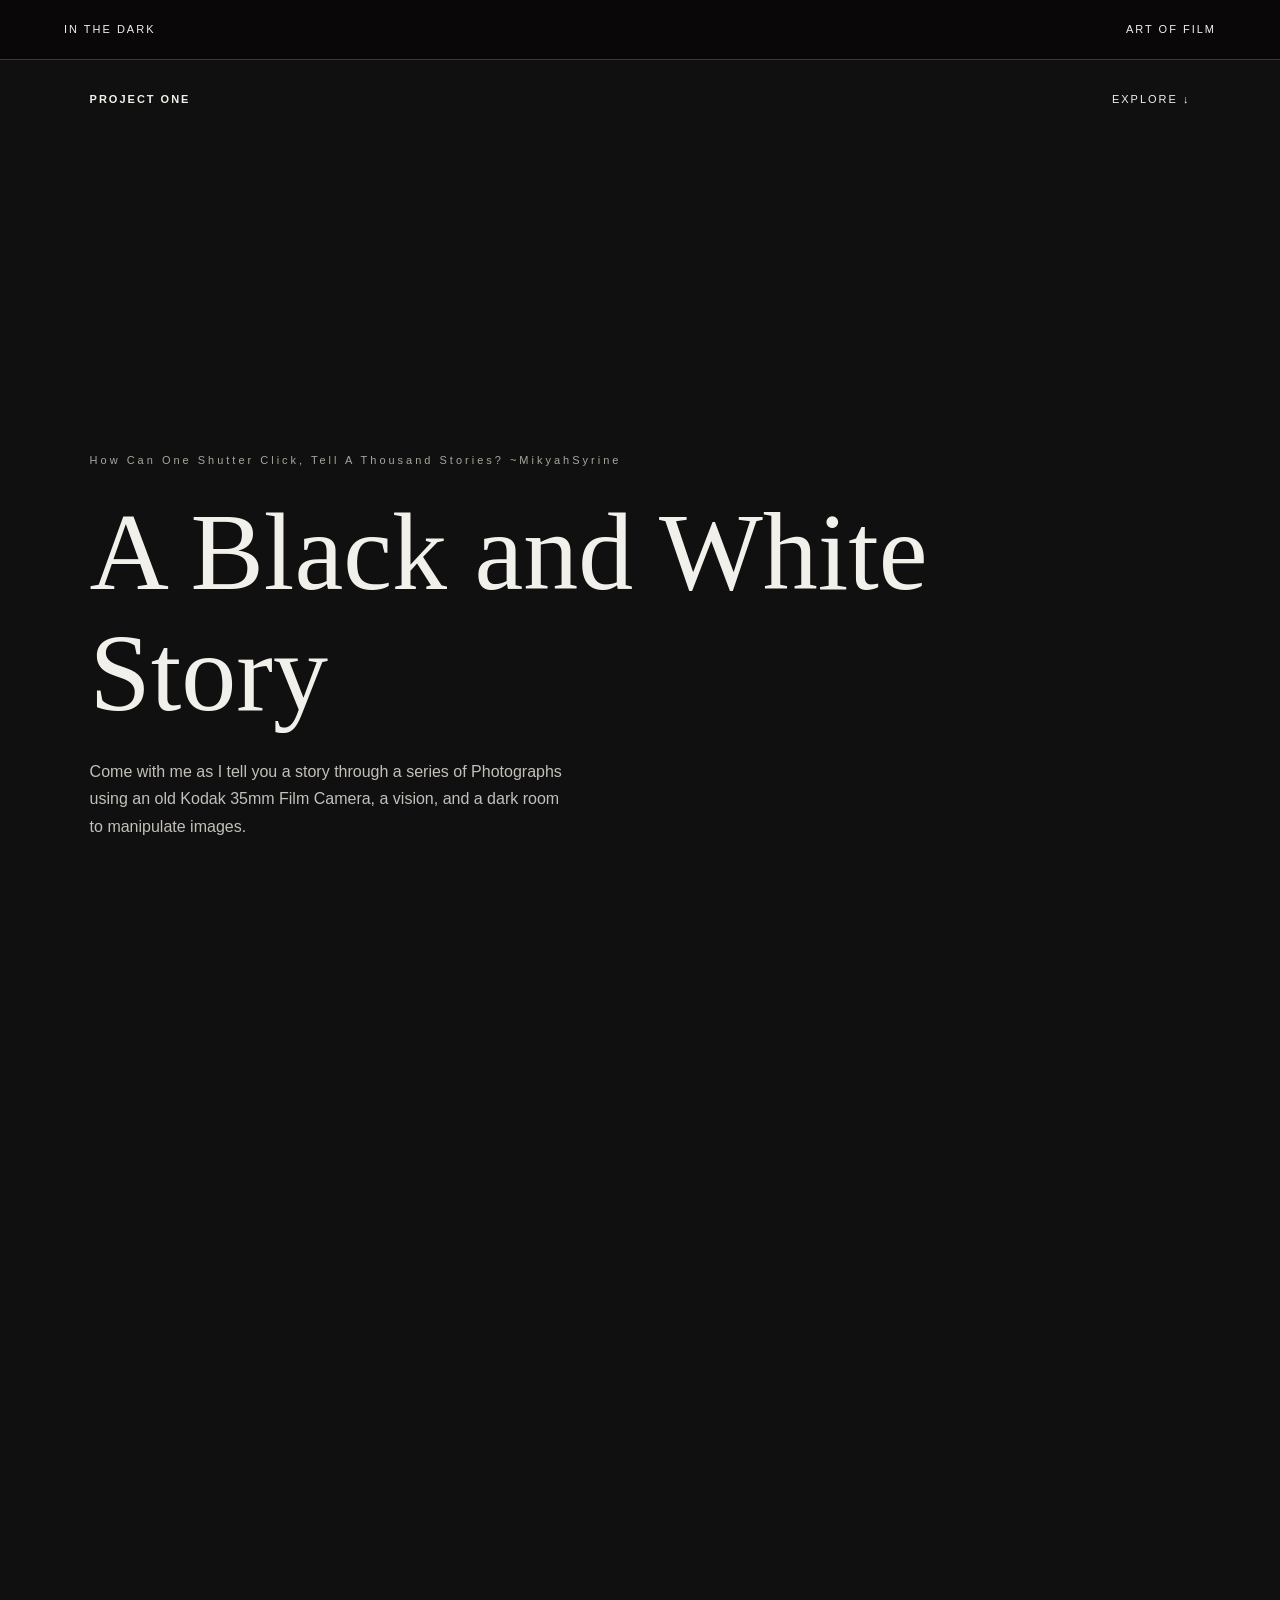
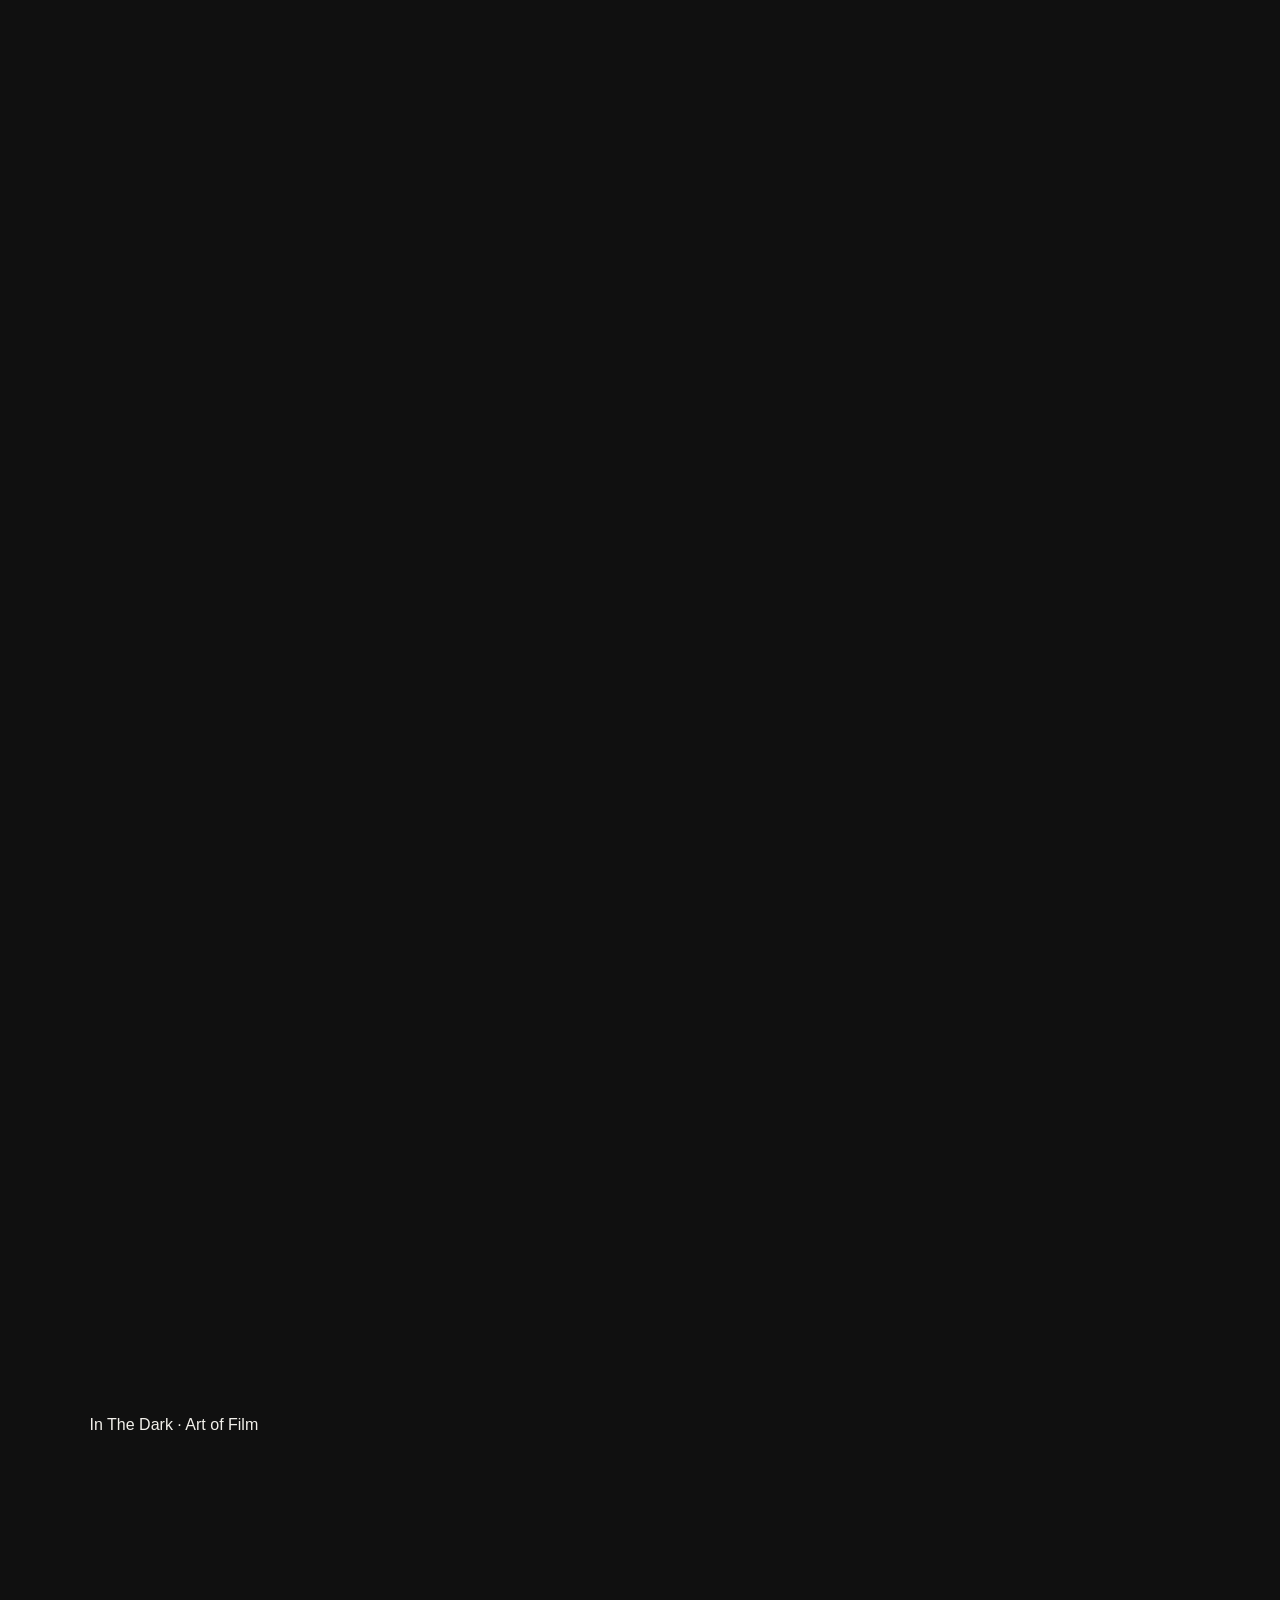
<file: index.html>
<!DOCTYPE html>
<html lang="en">
<head>
  <meta charset="UTF-8">
  <meta name="viewport" content="width=device-width, initial-scale=1.0">
  <title>Project One</title>
  <link rel="stylesheet" href="css/style.css">
</head>

<body>

  <!--Nav for Top of Scren -->

  <header class="site-header">
     <nav class="top-nav">
      <a href="pages/in-the-dark.html">IN THE DARK</a>
      <a href="#Into-the-Dark">ART OF FILM</a>
  </nav>
</header>


  <!-- OPENING SCREEN -->
  <header class="hero" id="home">
    <nav class="navbar">
      <a href="#home" class="logo">PROJECT ONE</a>
      <a href="#story">EXPLORE ↓</a>
    </nav>

    <div class="hero-content reveal">
      <p class="eyebrow">How Can One Shutter Click, Tell A Thousand Stories? ~MikyahSyrine</p>
      <h1>A Black and White Story</h1>
      <p class="intro">Come with me as I tell you a story through a series of Photographs using an old Kodak 35mm Film Camera, a vision, and a dark room to manipulate images.</p>
    </div>
  </header>

  <main id="story">

    <!-- PHOTO 1 AND PHOTO 2 -->
    <section class="opening-photos reveal">
      <img src="images/Photo_1.jpeg" alt="Opening photograph one">
      <img src="images/Photo_2.jpeg" alt="Opening photograph two">
    </section>

    <!-- PHOTO 3 -->
    <section class="story-section split reveal">
      <div class="story-copy">
        <p class="eyebrow">CHAPTER 01</p>
        <h2>Where It All Started</h2>
        <p>My imagination is a series of creative ideas on replay, when I was given a 35mm Kodak Film Camera, I first was taken back. Coming from a digital world with updated photography, what was I supposed to do with this?.</p>
        <h5>Image Title: Caged In, or Out? | This image features my friend, the inspiration was to capture a cultural moment starting with the style of his hair, the added jewlery for creative effect, and the fenced background to add an extra element, as well as a dark contrast to the back of my image.</h5>
      </div>
      <img src="images/Photo_3.png" alt="Photograph three">
    </section>

    <!-- PHOTO 4 -->
    <section class="feature-section reveal">
      <img src="images/Photo_4.png" alt="Photograph four">
      <div class="story-copy">
        <h2>When I Started to Trust</h2>
        <p>Understanding light was my first obsticle, then understanding space, subjects, and envoirments. All of these played a big role in capturing a moment worth a thousand words. With all of that an even bigger portion plays a vital role. Trust. You cannot see what your doing to make corrections, you must trust the process, trust your settings, your vision, and most importanly yourself...</p>
        <h5>Image Title: White Space | One of my first portfolio compositions, this photo features my bestfriend sitting on the concrete to capture a subtle yet powerful image.</h5>
      </div>
    </section>

    <!-- PHOTO 5 -->
    <section class="photo-section full-photo reveal">
      <img src="images/Photo_5.png" alt="Photograph five">
      <div class="caption">
        <h2>An Image Captured Through His Eyes</h2>
        <p>An image dosen't have to tell a singular story. It just has to make you feel something, it helps you identify a universal emotion. Not only captured but delivered to the audience. Thats what seperates a regular image from a great image.</p>
        <h5>Image Title: His Eyes | This was probably one of my last shots, I met this guy while out taking pictures. He came up to me, and imediantly his whole face told me a sotry I knew I had to capture. You look into his eyes and see a sadness that fills a soul with sorrow, but also bring a warmness to your heart. His eyes are our eyes.</h5>
      </div>
    </section>

    <!-- PHOTO 6 -->
    <section class="photo-section full-photo photo-larger reveal">
      <img src="images/Photo_6.jpg" alt="Photograph six">
      <div class="caption">
        <h2>Knowing How to Capture Love</h2>
        <p>Most images inflict an emotion like sadness or anger, because those emotions are what fuel, and drives us the strongest. But how do you capture something so simple and beautful without forcing it? How do you capture a feeling that is subjected to the eye of the holder?</p>
        <h5>Image Title: SincereFace | When capturing this image I wanted it to feel like he was staring back at you, that feeling when you lay next to someone you love, and get lost in the intense feeling while staring deeply into their eyes its like you've unlocked a layer of their soul.</h5>
      </div>
    </section>

    <!-- STORY BREAK 1 -->
    <section class="story-break full-photo reveal">
      <p class="eyebrow">BETWEEN THE IMAGES</p>
      <h2>Lies Your Own Story.</h2>
      <p>
        During these series of images, I have told you a story. But what story do these images tell you? What emotions are internally inflicted within you while scrolling through this story. 
        We are all a reflection of these beautiful images, our inner worlds projecting within our own interpretations. Capturing a moment so beauitful it is not an easy thing to do, quite frankly 
        you'll never really know if what you have captured really means anything. Or does it all mean something and everything captured is beautiful, no matter the image? Thats the beauty of photography,
        there is not one answer. Its up to you to decide. 
        <h5>SincerelySyrinee</h5>
      </p>
    </section>

    <!-- PHOTO 7 -->
    <section class="photo-section full-photo photo-larger reveal">
      <img src="images/Photo_7.jpg" alt="Photograph seven">
      <div class="caption">
        <h2>Universal Beauty</h2>
        <p>Somethings are just so beautiful, the picture naturally forms for you. Its knowing how to take your beautiful things and make them tell a story deeper than the human eye can physically see.</p>
        <h5>Image Title: Gia Trees | This image features my little sister, one of my favortie subjects to shoot. She has one of those faces that bless the camera, this was a an easy moment to capture, the position of her body, striking pose on her face, and background element all tied together very well to create this beautiful masterpiece.</h5>
      </div>
    </section>

    <!-- STORY BREAK 2 -->
    <section class="story-break full-photo reveal">
      <h2>An image is much more than a visual story. </h2>
      <p> All images relay a message to you, its up to you to determine what that message might be. How deep does your mind really go?</p>
    </section>

    <!-- PHOTO 8 -->
    <section class="photo-section full-photo reveal">
      <img src="images/Photo_8.png" alt="Photograph eight">
      <div class="caption">
        <h2>Angles, take an image and creates a visual story.</h2>
         <p> Knowing how to capture an image from a different angle adds a differnt perspective to a regular image.</p>
        <h5>Image Title: On The Run | This image was taken from an squatting poistion with my camera angled upwards. I wanted to capture an image that distorts reality which I feel like i captured.</h5>
      </div>
    </section>

    <!-- PHOTOS 9 AND 10 -->
    <section class="photo-pair full-photo reveal">
      <img src="images/Photo_9.jpg" alt="Photograph nine">
      <img src="images/Photo_10.jpg" alt="Photograph ten">
    </section>

    <!-- STORY BREAK 3 -->
    <section class="story-break reveal">
      <h2>The Turning Point</h2>
      <p>
        Now that I've told you my story, continue to follow me down this page to let these images speak for themsevles, live throguh my images, allow them to reveal themsevles to you. They'll tell you their inner most secrets, and the things they fear most.</p>
    </section>

    <!-- PHOTO 11 -->
    <section class="photo-section full-photo photo-larger reveal">
      <img src="images/Photo_11.jpg" alt="Photograph eleven">
      <div class="caption">
        <h2>Eye of the Coin</h2>
        <p>Right, am I right? Wright, rite, or write? Cover the right, you've now lost your inner sight. What was once so bright has been converted into the blackest light. There is no more within. Only left with left. Think logically, tell me a plan. You can no longer go right, even when all is rite.</p>
      </div>
    </section>

    <!-- PHOTO 12 -->
    <section class="photo-section full-photo reveal">
      <img src="images/Photo_12.jpg" alt="Photograph twelve">
      <div class="caption">
        <h2>Alone or A Lone?</h2>
        <p>Noise fills every space of my life, in a dark room filled with silence everything starts to bleed out so loud. Am i always alone, even surronded by those I trust is it still only me? Alone or A Lone, does it really matter?</p>
      </div>
    </section>

    <!-- PHOTO 13 -->
    <section class="photo-section full-photo reveal">
      <img src="images/Photo_13.jpg" alt="Photograph thirteen">
      <div class="caption">
        <h2>Familia</h2>
        <p>All we have is laughter, in this life and after. I'll sit and ponder on the memories, that filled every chapter. A built in bestfriend, born with me from the start. You've known every different version of my heart, and still you stay even when we are apart. My role model, my love, my most purest form of art.</p>
      </div>
    </section>

    <!-- FINAL STORY BREAK -->
    <section class="story-break reveal">
      <img src="images/Photo_14.png" alt="Photo 14 photo-smaller">
      <h2>For Our Eyes Only</h2>
      <p>"The Blind Stare of a Million Pairs of Eyes, Will Never Realize" The pain you seem to empathize, will never be able to tell me why. People Cry, Men Die, and Woman try to compratmentalize. A world filled with ego and pride. Because at the end of this we all must die.</p>
    </section>

  </main>

      <section class="hero">
  <p>In The Dark &middot; Art of Film</p>
  <h1 class="color-red">INTO THE DARKROOM</h1>
  <p>The art of film does not start with the final image, it first starts with a thought, an image inside of your head, and a spark of cursity. Follow me 
    while I show you how the process is much more then it seems.</p>
  <a class="button, top-nav" href="pages/in-the-dark.html">Into The Dark</a>
    </section>

  <!-- FOOTER -->
  <footer>
    <p>PROJECT ONE</p>
    <p>Mikyah Syrine Samuel</p>
    <a href="#home">BACK TO TOP ↑</a>
  </footer>

  <script src="script.js"></script>
</body>
</html>
</file>
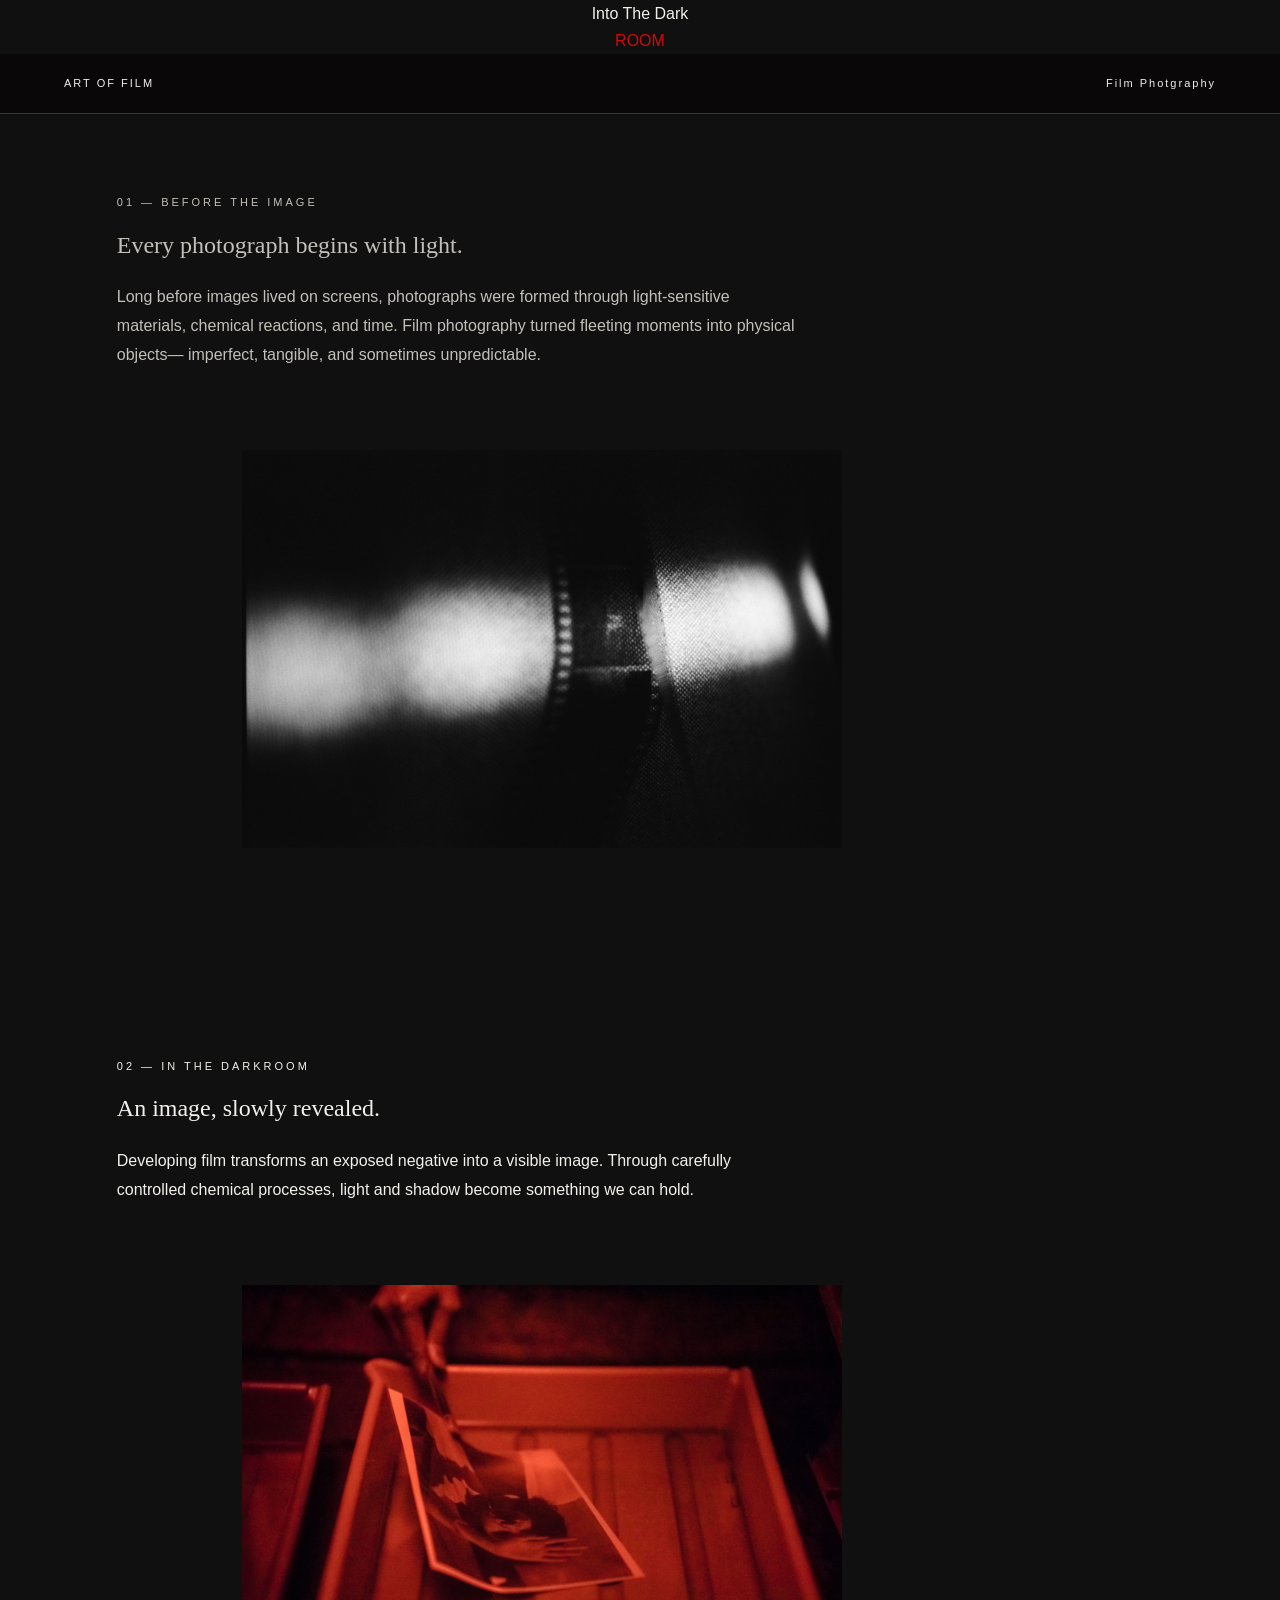
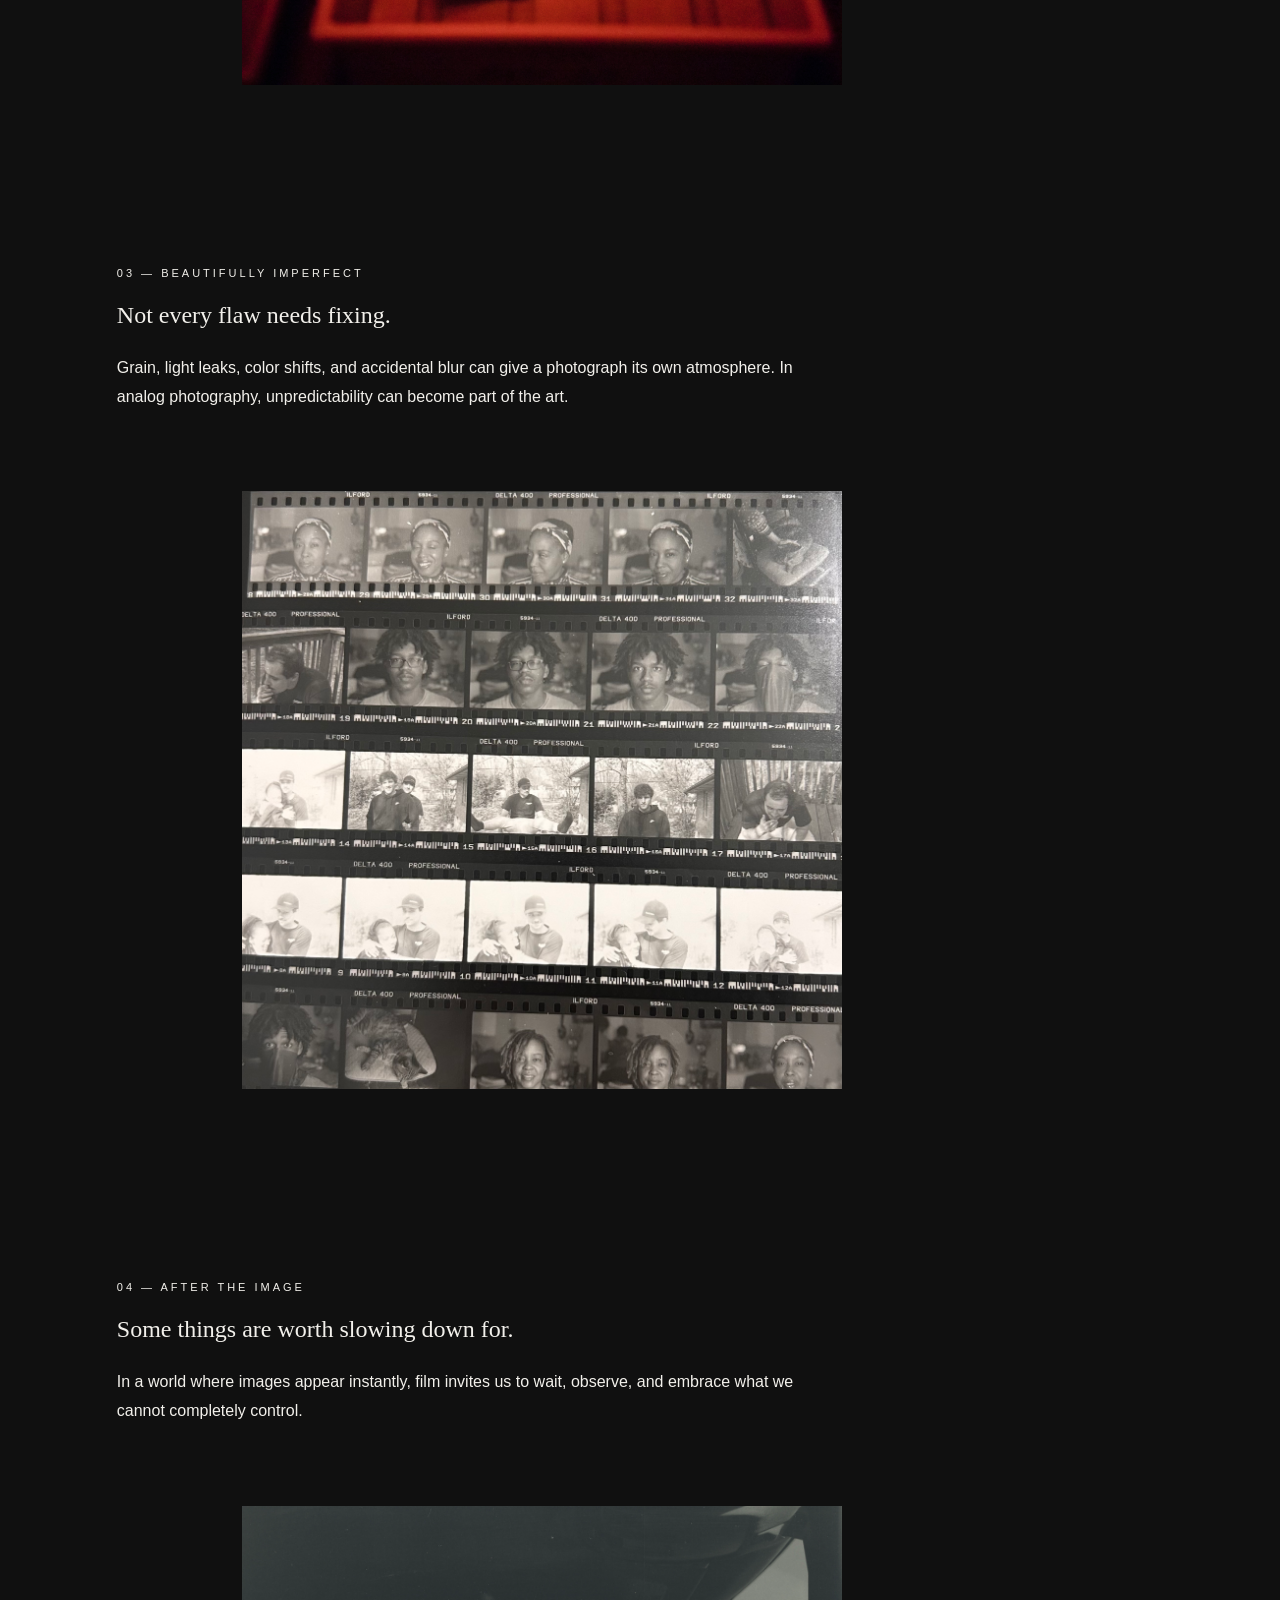
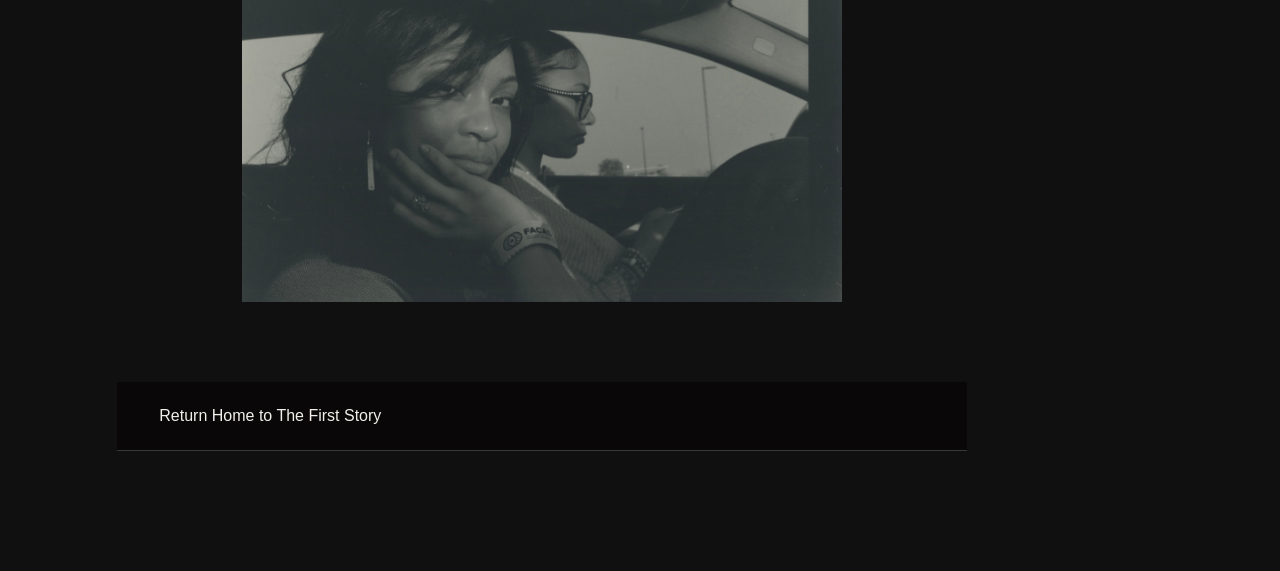
<file: pages/in-the-dark.html>
<!DOCTYPE html>
<html lang="en">
<head>
  <meta charset="UTF-8">
  <meta name="viewport" content="width=device-width, initial-scale=1.0">
  <title>In the Dark | The Art of Film</title>
  <link rel="stylesheet" href="..//css/style.css">
</head>
<body class="darkroom-page">

     <header class="site-header">
        <a class="scroll-link" href="../index.html">Into The Dark</a>
        <a href="in-the-dark.html" class="nav-current">ROOM</a>
            <nav class="top-nav">
                    <a href="..//index.html">ART OF FILM</a>
                    <a href="#In the Dark">Film Photgraphy</a>
            </nav>
        </header>

  <main id="begin">
    <section class="intro">
      <p class="chapter-label">01 — BEFORE THE IMAGE</p>
      <h2>Every photograph begins with light.</h2>
      <p>
        Long before images lived on screens, photographs were formed
        through light-sensitive materials, chemical reactions, and time.
        Film photography turned fleeting moments into physical objects—
        imperfect, tangible, and sometimes unpredictable.
      </p>
       <div class="image-placeholder">
        <img src="..//images/Film.jpg">
      </div>
    </section>

    <section class="chapter">
      <p class="chapter-label">02 — IN THE DARKROOM</p>
      <h2>An image, slowly revealed.</h2>
      <p>
        Developing film transforms an exposed negative into a visible
        image. Through carefully controlled chemical processes, light
        and shadow become something we can hold.
      </p>
      <div class="image-placeholder">
        <img src="..//images/Darkroom.jpg">
      </div>
    </section>

    <section class="chapter">
      <p class="chapter-label">03 — BEAUTIFULLY IMPERFECT</p>
      <h2>Not every flaw needs fixing.</h2>
      <p>
        Grain, light leaks, color shifts, and accidental blur can give
        a photograph its own atmosphere. In analog photography,
        unpredictability can become part of the art.
      </p>
      <div class="image-placeholder">
        <img src="..//images/Photo_Z.png">
      </div>
    </section>

    <section class="ending">
      <p class="chapter-label">04 — AFTER THE IMAGE</p>
      <h2>Some things are worth slowing down for.</h2>
      <p>
        In a world where images appear instantly, film invites us to
        wait, observe, and embrace what we cannot completely control.
      </p>
      <div class="image-placeholder">
        <img src="..//images/Photo)X.jpg">
      </div>
     <a class="button, top-nav" href="..//index.html">Return Home to The First Story</a>
    </section>
  </main>

  <script>
const sections = document.querySelectorAll(
  '.darkroom-page .intro, .darkroom-page .chapter, .darkroom-page .ending'
);

const observer = new IntersectionObserver((entries) => {
  entries.forEach((entry) => {
    if (entry.isIntersecting) {
      entry.target.classList.add('visible');
      observer.unobserve(entry.target);
    }
  });
}, {
  threshold: 0.15
});

sections.forEach((section) => observer.observe(section));
</script>

</body>
</html>
</file>
<file: css/style.css>
/* ===== 1. BASIC SETTINGS ===== */

* {
  box-sizing: border-box;
  margin: 0;
  padding: 0;
}

html {
  scroll-behavior: smooth;
}

body {
  background: #101010;
  color: #f2f0eb;
  font-family: Arial, sans-serif;
  line-height: 1.7;
}

img {
  display: block;
  max-width: 100%;
  height: auto;
}

a {
  color: inherit;
  text-decoration: none;
}

/* ===== 2. OPENING SCREEN ===== */

.hero {
  min-height: 100vh;
  padding: 30px 7%;
  display: flex;
  flex-direction: column;
  justify-content: space-between;
  background: #101010;
}

.navbar {
  display: flex;
  justify-content: space-between;
  align-items: center;
  gap: 20px;
  font-size: 11px;
  letter-spacing: 2px;
}

.logo {
  font-weight: bold;
}

.hero-content {
  max-width: 850px;
  padding: 90px 0;
}

.eyebrow {
  font-size: 11px;
  letter-spacing: 3px;
  margin-bottom: 22px;
  color: #aaa59d;
}

h1,
h2 {
  font-family: Georgia, serif;
  font-weight: normal;
  line-height: 1.1;
}

h1 {
  font-size: clamp(48px, 9vw, 110px);
  margin-bottom: 24px;
}

.intro {
  max-width: 480px;
  color: #c3c0ba;
}

/* ===== 3. OPENING PHOTOS ===== */

.opening-photos {
  padding: 50px 7%;
  display: grid;
  grid-template-columns: 1fr 1fr;
  gap: 30px;
  align-items: center;
  background: #101010;
}

.opening-photos img {
  width: 100%;
  aspect-ratio: 4 / 3;
  object-fit: cover;
}

/* ===== 4. STORY SECTIONS ===== */

.story-section,
.feature-section {
  padding: 110px 9%;
  display: grid;
  grid-template-columns: 1fr 1fr;
  align-items: center;
  gap: 60px;
}

.story-section {
  background: #171717;
}

.story-copy h2,
.caption h2 {
  font-size: clamp(32px, 4vw, 56px);
  margin-bottom: 24px;
}

.story-copy p:not(.eyebrow),
.caption p {
  max-width: 520px;
  color: #c2beb7;
}

.story-section img,
.feature-section img {
  width: 100%;
  max-height: 750px;
  object-fit: cover;
}

.feature-section {
  background: #e9e6df;
  color: #1c1c1c;
}

.feature-section .story-copy p:not(.eyebrow) {
  color: #55524d;
}

.feature-section .eyebrow {
  color: #66615a;
}

/* ===== 5. SINGLE PHOTO SECTIONS ===== */

.photo-section {
  padding: 140px 6%;
}

.photo-section img {
  display: block;
  width: 100%;
  height: auto;
  max-height: none;
  object-fit: contain;}

  .photo-section.full-photo img {
  display: block;
  width: 100%;
  height: 75vh;
  max-height: 650px;
  object-fit: contain;
  margin: 0 auto;
}

.photo-section:has(.full-photo img) {
  padding-top: 60px;
  padding-bottom: 60px;
}

.caption {
  max-width: 760px;
  margin: 30px auto 0;
}

.caption h2 {
  font-size: clamp(28px, 4vw, 46px);
}

.caption p {
  color: #c2beb7;
}

/* ===== 6. PHOTO PAIR ===== */

.photo-pair {
  padding: 70px 9%;
  display: grid;
  grid-template-columns: 1fr 1fr;
  gap: 25px;
  background: #e9e6df;
}

.photo-pair img {
  width: 100%;
  aspect-ratio: 3 / 4;
  object-fit: cover;
}

/* ===== 7. STORY BREAKS ===== */

.story-break {
  min-height: 100vh;
  padding: 140px 12%;
  display: flex;
  flex-direction: column;
  justify-content: center;
  background: #e9e6df;
  color: #1c1c1c;
}

.story-break h2 {
  max-width: 850px;
  font-size: clamp(42px, 7vw, 82px);
  margin-bottom: 30px;
}

.story-break p:not(.eyebrow) {
  max-width: 680px;
  font-size: 17px;
  line-height: 1.9;
  color: #494640;
}

.story-break .eyebrow {
  color: #66615a;
}

/* Alternate story break color */

.story-break:nth-of-type(even) {
  background: #171717;
  color: #f2f0eb;
}

.story-break:nth-of-type(even) p:not(.eyebrow) {
  color: #c2beb7;
}

.story-break:nth-of-type(even) .eyebrow {
  color: #aaa59d;
}

/* ===== 8. FOOTER ===== */

footer {
  padding: 35px 7%;
  display: flex;
  justify-content: space-between;
  gap: 20px;
  background: #e9e6df;
  color: #1c1c1c;
  font-size: 11px;
  letter-spacing: 1.5px;
}

/* ===== 9. SCROLL REVEALS ===== */

.reveal {
  opacity: 0;
  transform: translateY(35px);
  transition:
    opacity 1s ease,
    transform 1s ease;
}

.reveal.visible {
  opacity: 1;
  transform: translateY(0);
}

/* ===== 10. MOBILE LAYOUT ===== */

@media (max-width: 700px) {
  .hero {
    min-height: 85vh;
  }

  .opening-photos {
    gap: 12px;
  }

  .story-section,
  .feature-section {
    grid-template-columns: 1fr;
    gap: 30px;
    padding: 70px 7%;
  }

  .photo-section {
    padding: 60px 7%;
  }

  .photo-pair {
    gap: 12px;
    padding: 50px 7%;
  }

  .story-break {
    min-height: auto;
    padding: 90px 8%;
  }

  footer {
    flex-direction: column;
  }
}

/* Respect reduced-motion preferences */

@media (prefers-reduced-motion: reduce) {
  .reveal {
    opacity: 1;
    transform: none;
    transition: none;
  }

  html {
    scroll-behavior: auto;
  }
}

/* Subtle image fade while scrolling */

.photo-section img {
  transition: opacity 0.4s ease;
}

/* Slightly larger individual photos */

.photo-section.photo-larger img {
  height: 82vh;
  max-height: 720px;
}

 /* Photos 9 and 10 */

.photo-pair img {
  display: block;
  width: calc(50% - 10px);
  height: 65vh;
  max-height: 600px;
  object-fit: contain;
  min-width: 0;
}

.photo-pair {
  display: flex;
  flex-direction: row;
  align-items: center;
  justify-content: center;
  gap: 20px;
  padding: 50px 4%;
}

/* Make selected photos larger */
.photo-section.photo-larger img {
  height: 82vh;
  max-height: 720px;
  width: 100%;
  object-fit: contain;
}

/* Keep Photo 14 smaller */
.photo-section.photo-smaller img {
  height: 55vh;
  max-height: 420px;
  width: 100%;
  object-fit: contain;
}

/* PROJECT ONE — navigation */

.top-nav {
  display: flex;
  flex-direction: row;
  justify-content: space-between;
  align-items: center;
  gap: 30px;
  padding: 20px 5%;
  background: #090707;
  border-bottom: 1px solid rgba(255, 255, 255, 0.2);
}

.top-nav a {
  color: #f3eeee;
  text-decoration: none;
  font-family: Arial, sans-serif;
  font-size: 11px;
  letter-spacing: 2px;
  transition: color 0.3s ease;
}

.top-nav a:hover,
.top-nav .nav-current, .site-header > .nav-current {
  color: #ce0b0b;}

.scroll-link, .site-header, .nav-current {
    display: block;
    text-align: center;
    margin: 0 auto;
}

.color-red {
  color: #ce0b0b;
}

/* SECOND PAGE ONLY */

.darkroom-page #begin {
    padding: 40px 6%;
    max-width: 1200px;
    margin: 0 auto;
    box-sizing: border-box;
}

.darkroom-page .intro {
    padding: 40px 0 80px;
    max-width: 850px;
}

.darkroom-page .chapter {
    padding: 50px 0;
    max-width: 850px;
}

.darkroom-page .ending {
    padding: 60px 0 80px;
    max-width: 850px;
}

/* Chapter labels: 01, 02, 03, 04 */

.darkroom-page .chapter-label {
    font-size: 11px;
    letter-spacing: 3px;
    line-height: 1.5;
    margin-bottom: 20px;
}

/* Section headings */

.darkroom-page h2 {
    margin-top: 0;
    margin-bottom: 24px;
    line-height: 1.2;
}

/* Paragraphs */

.darkroom-page #begin p:not(.chapter-label) {
    line-height: 1.8;
    margin-bottom: 25px;
    max-width: 680px;
}

/* Image placeholders */

.darkroom-page .image-placeholder {
    min-height: 300px;
    margin: 40px 0;
    display: flex;
    align-items: center;
    justify-content: center;
    text-align: center;
}

/* Scale down images on the second page */
.darkroom-page img {
    display: block;
    width: 100%;
    max-width: 600px;
    height: auto;
    object-fit: contain;
    margin: 40px auto;
}

.darkroom-page .intro,
.darkroom-page .chapter,
.darkroom-page .ending {
    opacity: 0;
    transform: translateY(35px);
    transition: opacity 0.8s ease, transform 0.8s ease;
}

.darkroom-page .intro.visible,
.darkroom-page .chapter.visible,
.darkroom-page .ending.visible {
    opacity: 1;
    transform: translateY(0);
}
</file>
